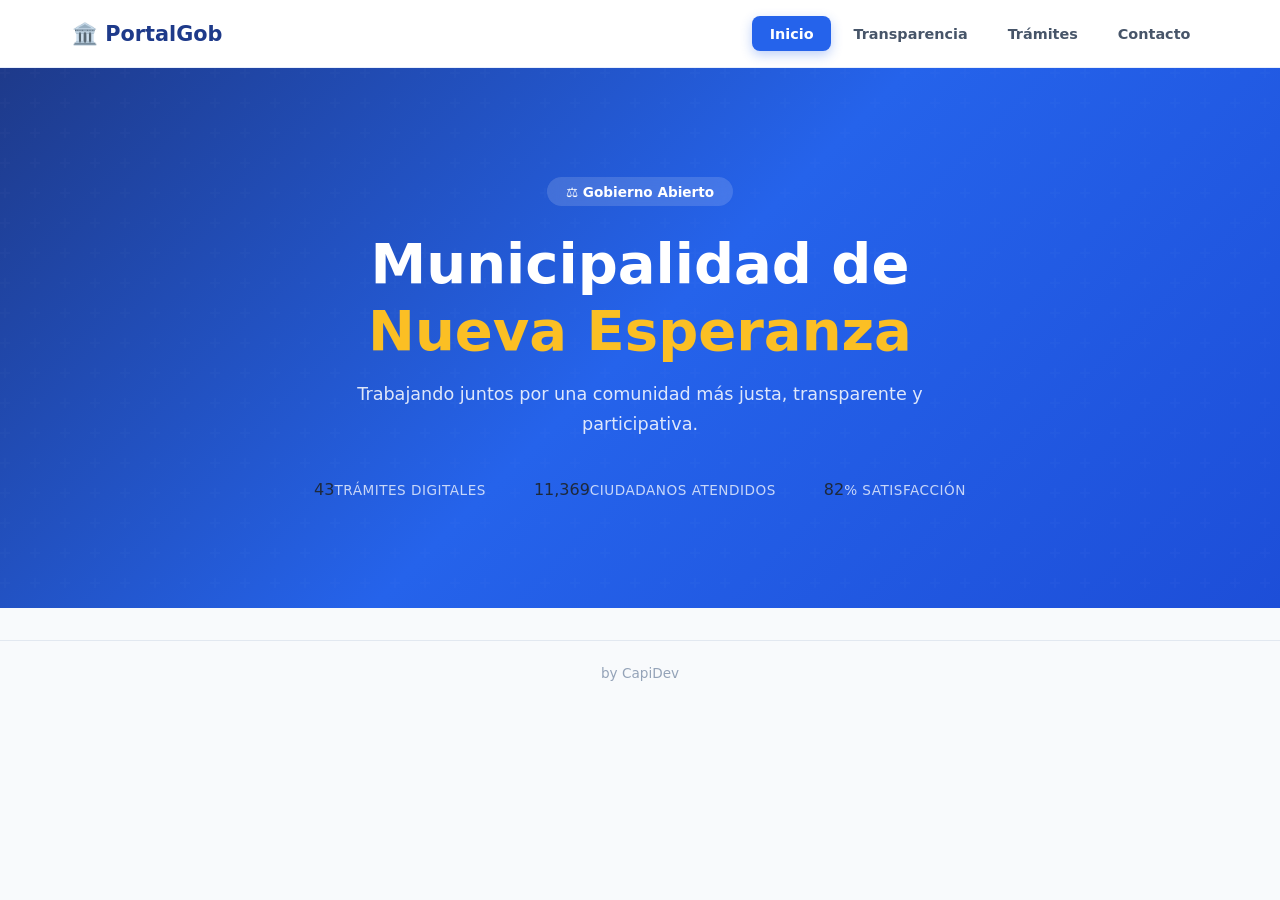
<file: portal-gov/index.html>
<!DOCTYPE html>
<html lang="es">
<head>
  <meta charset="UTF-8">
  <meta name="viewport" content="width=device-width, initial-scale=1.0">
  <title>Portal Gobierno — Transparencia</title>
  <link rel="stylesheet" href="styles.css">
</head>
<body>
  <nav class="navbar" id="navbar">
    <div class="nav-container">
      <div class="nav-brand" onclick="navigate('inicio')">🏛️ PortalGob</div>
      <div class="nav-links">
        <a class="active" data-section="inicio" onclick="navigate('inicio')">Inicio</a>
        <a data-section="transparencia" onclick="navigate('transparencia')">Transparencia</a>
        <a data-section="tramites" onclick="navigate('tramites')">Trámites</a>
        <a data-section="contacto" onclick="navigate('contacto')">Contacto</a>
      </div>
    </div>
  </nav>

  <section class="page active" id="sec-inicio">
    <div class="hero-gov">
      <div class="hero-gov-bg"></div>
      <div class="hero-gov-content">
        <span class="hero-gov-badge">⚖️ Gobierno Abierto</span>
        <h1>Municipalidad de <br><span class="highlight">Nueva Esperanza</span></h1>
        <p>Trabajando juntos por una comunidad más justa, transparente y participativa.</p>
        <div class="hero-stats">
          <div class="hero-stat"><span class="num" data-target="48">0</span><span class="label">Trámites digitales</span></div>
          <div class="hero-stat"><span class="num" data-target="12640">0</span><span class="label">Ciudadanos atendidos</span></div>
          <div class="hero-stat"><span class="num" data-target="92">0</span><span class="label">% Satisfacción</span></div>
        </div>
      </div>
    </div>
  </section>

  <section class="page" id="sec-transparencia">
    <div class="section-header">
      <h2>📊 Transparencia</h2>
      <p>Consulta los datos abiertos de la gestión municipal</p>
    </div>
    <div class="table-controls">
      <input type="text" id="searchInput" placeholder="Buscar por concepto..." oninput="filterTable()">
      <select id="categoryFilter" onchange="filterTable()">
        <option value="all">Todas las categorías</option>
        <option value="Educación">Educación</option>
        <option value="Salud">Salud</option>
        <option value="Infraestructura">Infraestructura</option>
        <option value="Cultura">Cultura</option>
        <option value="Seguridad">Seguridad</option>
      </select>
      <span class="table-info" id="tableInfo">Mostrando 1-10 de 24</span>
    </div>
    <div class="table-wrapper">
      <table>
        <thead>
          <tr>
            <th onclick="sortTable(0)"># ↕</th>
            <th onclick="sortTable(1)">Concepto ↕</th>
            <th onclick="sortTable(2)">Categoría ↕</th>
            <th onclick="sortTable(3)">Monto ↕</th>
            <th onclick="sortTable(4)">Fecha ↕</th>
            <th onclick="sortTable(5)">Estado ↕</th>
          </tr>
        </thead>
        <tbody id="tableBody"></tbody>
      </table>
    </div>
    <div class="pagination" id="pagination"></div>
  </section>

  <section class="page" id="sec-tramites">
    <div class="section-header">
      <h2>📋 Trámites</h2>
      <p>Realiza tus trámites en línea de forma rápida y segura</p>
    </div>
    <div class="tramites-grid">
      <div class="tramite-card reveal">
        <span class="tramite-icon">🪪</span>
        <h3>Licencia de Conducir</h3>
        <p>Solicita o renueva tu licencia de conducir.</p>
        <span class="tramite-tag">En línea</span>
      </div>
      <div class="tramite-card reveal">
        <span class="tramite-icon">🏠</span>
        <h3>Permiso de Construcción</h3>
        <p>Solicita permisos para obras menores y mayores.</p>
        <span class="tramite-tag">En línea</span>
      </div>
      <div class="tramite-card reveal">
        <span class="tramite-icon">📄</span>
        <h3>Certificado de Residencia</h3>
        <p>Obtén tu certificado de domicilio actualizado.</p>
        <span class="tramite-tag">En línea</span>
      </div>
      <div class="tramite-card reveal">
        <span class="tramite-icon">💧</span>
        <h3>Subsidio de Agua</h3>
        <p>Solicita el subsidio para servicios básicos.</p>
        <span class="tramite-tag">Presencial</span>
      </div>
      <div class="tramite-card reveal">
        <span class="tramite-icon">🎭</span>
        <h3>Evento Cultural</h3>
        <p>Registra tu evento en el calendario municipal.</p>
        <span class="tramite-tag">Mixto</span>
      </div>
      <div class="tramite-card reveal">
        <span class="tramite-icon">🚮</span>
        <h3>Recolección Especial</h3>
        <p>Solicita recolección de residuos voluminosos.</p>
        <span class="tramite-tag">En línea</span>
      </div>
    </div>
  </section>

  <section class="page" id="sec-contacto">
    <div class="section-header">
      <h2>✉️ Contacto</h2>
      <p>Estamos para servirte. Envíanos tus consultas o sugerencias.</p>
    </div>
    <div class="contact-container">
      <form class="contact-form" id="contactForm" onsubmit="submitContact(event)">
        <div class="form-group">
          <label>Nombre completo</label>
          <input type="text" required placeholder="Ej: María García">
        </div>
        <div class="form-group">
          <label>Correo electrónico</label>
          <input type="email" required placeholder="correo@ejemplo.com">
        </div>
        <div class="form-group">
          <label>Asunto</label>
          <select required>
            <option value="">Selecciona un asunto</option>
            <option>Consulta general</option>
            <option>Sugerencia</option>
            <option>Reclamo</option>
            <option>Solicitud de información</option>
          </select>
        </div>
        <div class="form-group">
          <label>Mensaje</label>
          <textarea rows="4" required placeholder="Escribe tu mensaje aquí..."></textarea>
        </div>
        <button type="submit" class="btn-gov">Enviar mensaje</button>
      </form>
      <div class="contact-info">
        <div class="info-card"><span>📍</span><div><strong>Dirección</strong><p>Av. Central 123, Centro</p></div></div>
        <div class="info-card"><span>📞</span><div><strong>Teléfono</strong><p>(01) 234 5678</p></div></div>
        <div class="info-card"><span>🕐</span><div><strong>Horario</strong><p>Lun-Vie 8:00 - 16:00</p></div></div>
      </div>
    </div>
  </section>

  <footer class="footer"><p>by CapiDev</p></footer>

  <div class="toast-container" id="toastContainer"></div>

  <script src="script.js"></script>
</body>
</html>
</file>
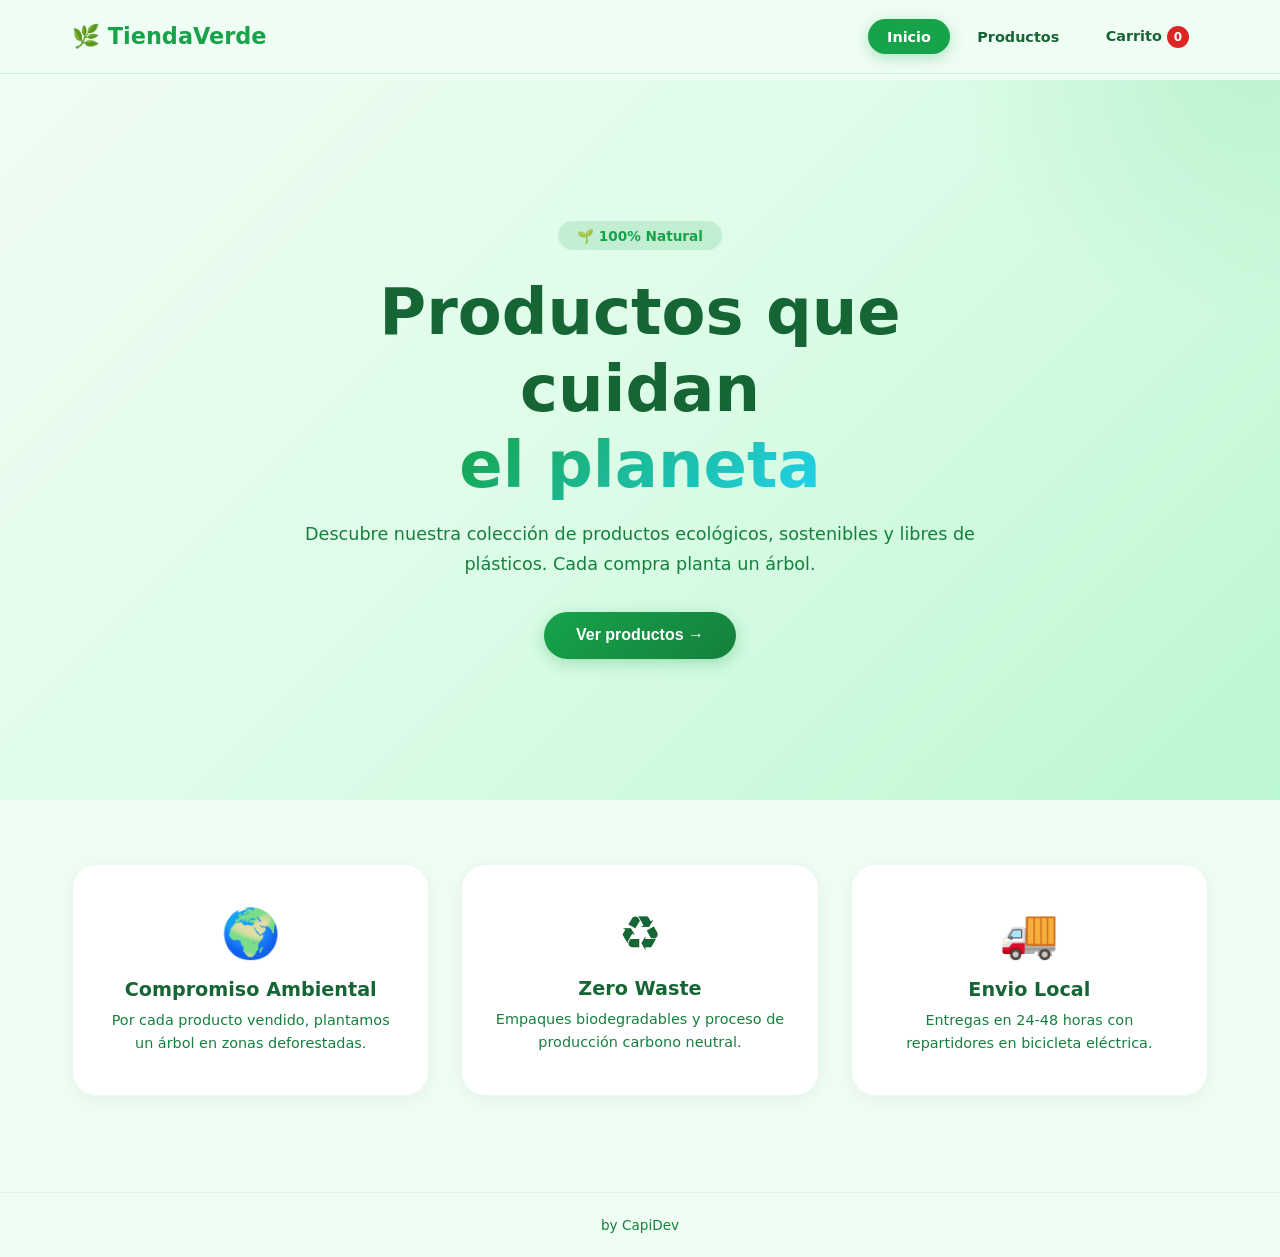
<file: tienda-verde/index.html>
<!DOCTYPE html>
<html lang="es">
<head>
  <meta charset="UTF-8">
  <meta name="viewport" content="width=device-width, initial-scale=1.0">
  <title>Tienda Verde — Eco Shop</title>
  <link rel="stylesheet" href="styles.css">
</head>
<body>
  <nav class="navbar" id="navbar">
    <div class="nav-container">
      <div class="nav-brand" onclick="navigate('inicio')">🌿 TiendaVerde</div>
      <div class="nav-links">
        <a class="active" data-view="inicio" onclick="navigate('inicio')">Inicio</a>
        <a data-view="productos" onclick="navigate('productos')">Productos</a>
        <a data-view="carrito" onclick="navigate('carrito')">
          Carrito <span class="cart-badge" id="cartBadge">0</span>
        </a>
      </div>
    </div>
  </nav>

  <div class="page" id="view-inicio">
    <section class="hero">
      <div class="hero-content">
        <span class="hero-badge">🌱 100% Natural</span>
        <h1>Productos que cuidan <br><span class="gradient-text">el planeta</span></h1>
        <p>Descubre nuestra colección de productos ecológicos, sostenibles y libres de plásticos. Cada compra planta un árbol.</p>
        <button class="btn-primary" onclick="navigate('productos')">Ver productos →</button>
      </div>
    </section>
    <section class="features">
      <div class="feature-card reveal">
        <span class="feature-icon">🌍</span>
        <h3>Compromiso Ambiental</h3>
        <p>Por cada producto vendido, plantamos un árbol en zonas deforestadas.</p>
      </div>
      <div class="feature-card reveal">
        <span class="feature-icon">♻️</span>
        <h3>Zero Waste</h3>
        <p>Empaques biodegradables y proceso de producción carbono neutral.</p>
      </div>
      <div class="feature-card reveal">
        <span class="feature-icon">🚚</span>
        <h3>Envio Local</h3>
        <p>Entregas en 24-48 horas con repartidores en bicicleta eléctrica.</p>
      </div>
    </section>
  </div>

  <div class="page hidden" id="view-productos">
    <section class="catalog">
      <h2>Nuestros Productos</h2>
      <p class="catalog-sub">Selecciona tus favoritos y arma tu carrito ecológico</p>
      <div class="products-grid" id="productsGrid"></div>
    </section>
  </div>

  <div class="page hidden" id="view-carrito">
    <section class="cart-view">
      <h2>Tu Carrito</h2>
      <div id="cartContent">
        <div class="cart-empty">
          <span class="cart-empty-icon">🛒</span>
          <p>Tu carrito está vacío</p>
          <button class="btn-primary" onclick="navigate('productos')">Ver productos</button>
        </div>
      </div>
    </section>
  </div>

  <div class="modal-overlay" id="modalConfirm">
    <div class="modal">
      <div class="modal-icon">✅</div>
      <h3>¡Pedido realizado!</h3>
      <p>Esta es una demo visual. En un sistema real recibirías un correo de confirmación.</p>
      <div class="modal-details">
        <span>Total: <strong id="modalTotal">$0</strong></span>
        <span>Productos: <strong id="modalCount">0</strong></span>
      </div>
      <button class="btn-primary" onclick="closeModal()">Seguir comprando</button>
    </div>
  </div>

  <footer class="footer"><p>by CapiDev</p></footer>

  <div class="toast-container" id="toastContainer"></div>

  <script src="script.js"></script>
</body>
</html>
</file>
<file: portal-gov/styles.css>
*{margin:0;padding:0;box-sizing:border-box}
@keyframes fadeUp{from{opacity:0;transform:translateY(30px)}to{opacity:1;transform:translateY(0)}}
@keyframes fadeIn{from{opacity:0}to{opacity:1}}
@keyframes slideDown{from{opacity:0;transform:translateY(-20px)}to{opacity:1;transform:translateY(0)}}
@keyframes countUp{from{opacity:0;transform:translateY(10px)}to{opacity:1;transform:translateY(0)}}
@keyframes toastIn{from{transform:translateX(120%);opacity:0}to{transform:translateX(0);opacity:1}}
@keyframes toastOut{from{transform:translateX(0);opacity:1}to{transform:translateX(120%);opacity:0}}
@keyframes glow{0%,100%{box-shadow:0 0 5px rgba(37,99,235,.2)}50%{box-shadow:0 0 20px rgba(37,99,235,.4)}}

body{font-family:'Segoe UI',system-ui,-apple-system,sans-serif;background:#f8fafc;color:#1e293b;min-height:100vh}
.navbar{position:sticky;top:0;z-index:100;background:rgba(255,255,255,.9);backdrop-filter:blur(16px);-webkit-backdrop-filter:blur(16px);border-bottom:1px solid rgba(37,99,235,.1)}
.nav-container{max-width:1200px;margin:0 auto;padding:1rem 2rem;display:flex;justify-content:space-between;align-items:center}
.nav-brand{font-size:1.3rem;font-weight:800;color:#1e3a8a;cursor:pointer;transition:transform .3s}
.nav-brand:hover{transform:scale(1.03)}
.nav-links{display:flex;gap:.3rem}
.nav-links a{padding:.6rem 1.1rem;border-radius:.5rem;text-decoration:none;font-size:.9rem;font-weight:600;color:#475569;cursor:pointer;transition:all .3s}
.nav-links a:hover{background:rgba(37,99,235,.08);color:#1e3a8a}
.nav-links a.active{background:#2563eb;color:#fff;box-shadow:0 4px 12px rgba(37,99,235,.3)}

.page{display:none;animation:fadeIn .4s ease-out}
.page.active{display:block}

.hero-gov{position:relative;min-height:60vh;display:flex;align-items:center;justify-content:center;overflow:hidden;padding:4rem 2rem}
.hero-gov-bg{position:absolute;inset:0;background:linear-gradient(135deg,#1e3a8a 0%,#2563eb 50%,#1d4ed8 100%);z-index:0}
.hero-gov-bg::before{content:'';position:absolute;inset:0;background:url("data:image/svg+xml,%3Csvg width='60' height='60' viewBox='0 0 60 60' xmlns='http://www.w3.org/2000/svg'%3E%3Cg fill='none' fill-rule='evenodd'%3E%3Cg fill='%23ffffff' fill-opacity='0.03'%3E%3Cpath d='M36 34v-4h-2v4h-4v2h4v4h2v-4h4v-2h-4zm0-30V0h-2v4h-4v2h4v4h2V6h4V4h-4zM6 34v-4H4v4H0v2h4v4h2v-4h4v-2H6zM6 4V0H4v4H0v2h4v4h2V6h4V4H6z'/%3E%3C/g%3E%3C/g%3E%3C/svg%3E");opacity:.5}
.hero-gov-content{position:relative;z-index:1;text-align:center;max-width:800px;animation:fadeUp .8s ease-out}
.hero-gov-badge{display:inline-block;padding:.4rem 1.2rem;border-radius:100px;background:rgba(255,255,255,.15);color:#fff;font-size:.85rem;font-weight:600;margin-bottom:1.5rem;backdrop-filter:blur(8px)}
.hero-gov h1{font-size:clamp(2rem,5vw,3.5rem);font-weight:800;color:#fff;line-height:1.2;margin-bottom:1rem}
.hero-gov .highlight{color:#fbbf24}
.hero-gov p{font-size:1.1rem;color:rgba(255,255,255,.85);line-height:1.7;margin-bottom:2.5rem;max-width:600px;margin-left:auto;margin-right:auto}
.hero-stats{display:flex;justify-content:center;gap:3rem;flex-wrap:wrap}
.hero-stat text-align:center}
.hero-stat .num{display:block;font-size:2.5rem;font-weight:800;color:#fbbf24;margin-bottom:.3rem}
.hero-stat .label{font-size:.85rem;color:rgba(255,255,255,.75);text-transform:uppercase;letter-spacing:.5px}

.section-header{padding:3rem 2rem 1.5rem;max-width:1200px;margin:0 auto;text-align:center}
.section-header h2{font-size:2rem;font-weight:800;color:#1e3a8a;margin-bottom:.5rem}
.section-header p{color:#64748b;font-size:1rem}

.table-controls{max-width:1200px;margin:0 auto;padding:0 2rem 1rem;display:flex;gap:1rem;flex-wrap:wrap;align-items:center}
.table-controls input,.table-controls select{padding:.7rem 1rem;border-radius:.6rem;border:1px solid #cbd5e1;font-size:.9rem;background:#fff;transition:all .3s;outline:none}
.table-controls input:focus,.table-controls select:focus{border-color:#2563eb;box-shadow:0 0 0 3px rgba(37,99,235,.1)}
.table-controls input{flex:1;min-width:200px}
.table-info{font-size:.85rem;color:#64748b;margin-left:auto}

.table-wrapper{max-width:1200px;margin:0 auto;padding:0 2rem;overflow-x:auto}
.table-wrapper table{width:100%;border-collapse:separate;border-spacing:0;background:#fff;border-radius:1rem;overflow:hidden;box-shadow:0 4px 20px rgba(0,0,0,.05);border:1px solid #e2e8f0}
.table-wrapper th{padding:1rem 1.2rem;text-align:left;font-size:.8rem;font-weight:700;text-transform:uppercase;letter-spacing:.5px;color:#475569;background:#f8fafc;border-bottom:2px solid #e2e8f0;cursor:pointer;user-select:none;transition:background .2s;white-space:nowrap}
.table-wrapper th:hover{background:#e2e8f0}
.table-wrapper td{padding:.9rem 1.2rem;font-size:.9rem;border-bottom:1px solid #f1f5f9;transition:all .3s}
.table-wrapper tr:hover td{background:#f0f4ff;box-shadow:inset 0 0 0 1px rgba(37,99,235,.1)}
.table-wrapper tr:last-child td{border-bottom:none}
.status-badge{display:inline-flex;padding:.2rem .8rem;border-radius:100px;font-size:.78rem;font-weight:600}
.status-badge.completado{background:#dcfce7;color:#16a34a}
.status-badge.pendiente{background:#fef9c3;color:#ca8a04}
.status-badge.proceso{background:#dbeafe;color:#2563eb}
.status-badge.revisión{background:#f3e8ff;color:#9333ea}

.pagination{max-width:1200px;margin:0 auto;padding:1.5rem 2rem 3rem;display:flex;justify-content:center;gap:.4rem;flex-wrap:wrap}
.pagination button{padding:.5rem 1rem;border-radius:.5rem;border:1px solid #e2e8f0;background:#fff;color:#475569;font-size:.85rem;cursor:pointer;transition:all .2s}
.pagination button:hover{background:#f1f5f9;border-color:#94a3b8}
.pagination button.active{background:#2563eb;color:#fff;border-color:#2563eb}
.pagination button:disabled{opacity:.4;cursor:default}

.tramites-grid{max-width:1200px;margin:0 auto;padding:0 2rem 4rem;display:grid;grid-template-columns:repeat(auto-fill,minmax(280px,1fr));gap:1.5rem}
.tramite-card{background:#fff;border-radius:1.2rem;padding:2rem;border:1px solid #e2e8f0;transition:all .4s cubic-bezier(.4,0,.2,1);cursor:default}
.tramite-card:hover{transform:translateY(-4px);box-shadow:0 12px 40px rgba(37,99,235,.1);border-color:#93c5fd}
.tramite-card.reveal{opacity:0;transform:translateY(30px)}
.tramite-card.reveal.visible{animation:fadeUp .5s ease-out forwards}
.tramite-icon{font-size:2.5rem;display:block;margin-bottom:1rem}
.tramite-card h3{font-size:1.1rem;margin-bottom:.5rem;color:#1e3a8a}
.tramite-card p{color:#64748b;font-size:.9rem;line-height:1.5;margin-bottom:1rem}
.tramite-tag{display:inline-block;padding:.2rem .8rem;border-radius:100px;font-size:.78rem;font-weight:600;background:#dbeafe;color:#2563eb}

.contact-container{max-width:1200px;margin:0 auto;padding:0 2rem 4rem;display:grid;grid-template-columns:1fr 320px;gap:2rem}
.contact-form{background:#fff;border-radius:1.2rem;padding:2.5rem;box-shadow:0 4px 20px rgba(0,0,0,.05);border:1px solid #e2e8f0}
.form-group{margin-bottom:1.2rem}
.form-group label{display:block;font-size:.85rem;font-weight:700;color:#1e3a8a;margin-bottom:.4rem}
.form-group input,.form-group select,.form-group textarea{width:100%;padding:.8rem 1rem;border-radius:.6rem;border:1px solid #cbd5e1;font-size:.9rem;transition:all .3s;outline:none;font-family:inherit}
.form-group input:focus,.form-group select:focus,.form-group textarea:focus{border-color:#2563eb;box-shadow:0 0 0 3px rgba(37,99,235,.1)}
.btn-gov{padding:.9rem 2.5rem;border-radius:.6rem;border:none;background:linear-gradient(135deg,#2563eb,#1d4ed8);color:#fff;font-weight:700;font-size:1rem;cursor:pointer;transition:all .3s;box-shadow:0 4px 15px rgba(37,99,235,.3);width:100%}
.btn-gov:hover{transform:translateY(-2px);box-shadow:0 8px 25px rgba(37,99,235,.4)}
.contact-info{display:flex;flex-direction:column;gap:1rem}
.info-card{display:flex;gap:1rem;padding:1.2rem;background:#fff;border-radius:1rem;border:1px solid #e2e8f0;transition:all .3s}
.info-card:hover{border-color:#93c5fd;transform:translateX(4px)}
.info-card span{font-size:1.5rem}
.info-card strong{display:block;font-size:.9rem;color:#1e3a8a;margin-bottom:.2rem}
.info-card p{color:#64748b;font-size:.85rem}

.toast-container{position:fixed;bottom:2rem;right:2rem;z-index:2000;display:flex;flex-direction:column;gap:.5rem}
.toast{padding:1rem 1.5rem;border-radius:.8rem;background:#1e3a8a;color:#fff;font-weight:600;font-size:.9rem;box-shadow:0 8px 30px rgba(0,0,0,.15);animation:toastIn .4s cubic-bezier(.4,0,.2,1);display:flex;align-items:center;gap:.5rem;max-width:350px}
.toast.out{animation:toastOut .4s cubic-bezier(.4,0,.2,1) forwards}

.footer{text-align:center;padding:1.5rem;color:#94a3b8;font-size:.85rem;border-top:1px solid #e2e8f0;margin-top:2rem}

@media(max-width:768px){
  .hero-stats{gap:1.5rem}
  .hero-stat .num{font-size:2rem}
  .table-controls{flex-direction:column}
  .table-info{margin-left:0}
  .contact-container{grid-template-columns:1fr}
  .nav-links a{padding:.4rem .7rem;font-size:.8rem}
}
</file>
<file: tienda-verde/styles.css>
*{margin:0;padding:0;box-sizing:border-box}
@keyframes fadeUp{from{opacity:0;transform:translateY(30px)}to{opacity:1;transform:translateY(0)}}
@keyframes slideIn{from{transform:translateX(100%)}to{transform:translateX(0)}}
@keyframes confettiFall{0%{transform:translateY(-100vh) rotate(0deg);opacity:1}100%{transform:translateY(100vh) rotate(720deg);opacity:0}}
@keyframes pulse{0%,100%{transform:scale(1)}50%{transform:scale(1.05)}}
@keyframes bounceIn{0%{transform:scale(0.3);opacity:0}50%{transform:scale(1.05)}70%{transform:scale(0.9)}100%{transform:scale(1);opacity:1}}
@keyframes toastIn{from{transform:translateX(120%);opacity:0}to{transform:translateX(0);opacity:1}}
@keyframes toastOut{from{transform:translateX(0);opacity:1}to{transform:translateX(120%);opacity:0}}
@keyframes shimmer{0%{background-position:-200px 0}100%{background-position:calc(200px + 100%) 0}}

body{font-family:system-ui,-apple-system,sans-serif;background:#f0fdf4;color:#166534;min-height:100vh}
.navbar{position:fixed;top:0;width:100%;z-index:100;background:rgba(240,253,244,.85);backdrop-filter:blur(16px);-webkit-backdrop-filter:blur(16px);border-bottom:1px solid rgba(34,197,94,.2);transition:transform .3s}
.nav-container{max-width:1200px;margin:0 auto;padding:1rem 2rem;display:flex;justify-content:space-between;align-items:center}
.nav-brand{font-size:1.4rem;font-weight:800;color:#16a34a;cursor:pointer;transition:transform .3s}
.nav-brand:hover{transform:scale(1.05)}
.nav-links{display:flex;gap:.5rem;align-items:center}
.nav-links a{padding:.6rem 1.2rem;border-radius:100px;text-decoration:none;font-size:.9rem;font-weight:600;color:#166534;cursor:pointer;transition:all .3s}
.nav-links a:hover{background:rgba(34,197,94,.15)}
.nav-links a.active{background:#16a34a;color:#fff;box-shadow:0 4px 15px rgba(22,163,74,.3)}
.cart-badge{display:inline-flex;align-items:center;justify-content:center;min-width:22px;height:22px;padding:0 6px;border-radius:100px;background:#dc2626;color:#fff;font-size:.75rem;font-weight:700;transition:all .3s}

.page{min-height:100vh;padding-top:80px}
.page.hidden{display:none}

.hero{min-height:80vh;display:flex;align-items:center;justify-content:center;padding:2rem;background:linear-gradient(135deg,#f0fdf4 0%,#dcfce7 50%,#bbf7d0 100%);position:relative;overflow:hidden}
.hero::before{content:'';position:absolute;top:-50%;right:-20%;width:600px;height:600px;background:radial-gradient(circle,rgba(34,197,94,.15),transparent 70%);border-radius:50%;pointer-events:none}
.hero-content{text-align:center;position:relative;z-index:1;max-width:700px}
.hero-badge{display:inline-block;padding:.4rem 1.2rem;border-radius:100px;background:rgba(22,163,74,.15);color:#16a34a;font-size:.85rem;font-weight:600;margin-bottom:1.5rem;animation:fadeUp .6s ease-out}
.hero h1{font-size:clamp(2.2rem,5vw,4rem);font-weight:800;line-height:1.2;margin-bottom:1rem;animation:fadeUp .6s .1s ease-out both}
.gradient-text{background:linear-gradient(135deg,#16a34a,#22d3ee);-webkit-background-clip:text;-webkit-text-fill-color:transparent;background-clip:text}
.hero p{font-size:1.1rem;color:#15803d;line-height:1.7;margin-bottom:2rem;animation:fadeUp .6s .2s ease-out both}
.btn-primary{display:inline-flex;align-items:center;gap:.5rem;padding:.9rem 2rem;border-radius:100px;border:none;background:linear-gradient(135deg,#16a34a,#15803d);color:#fff;font-weight:700;font-size:1rem;cursor:pointer;transition:all .3s;box-shadow:0 4px 15px rgba(22,163,74,.3)}
.btn-primary:hover{transform:translateY(-2px);box-shadow:0 8px 25px rgba(22,163,74,.4)}
.btn-primary:active{transform:translateY(0)}

.features{display:grid;grid-template-columns:repeat(auto-fit,minmax(280px,1fr));gap:2rem;padding:4rem 2rem;max-width:1200px;margin:0 auto}
.feature-card{background:#fff;border-radius:1.5rem;padding:2.5rem 2rem;text-align:center;box-shadow:0 4px 20px rgba(0,0,0,.05);border:1px solid rgba(34,197,94,.1);transition:all .4s cubic-bezier(.4,0,.2,1)}
.feature-card:hover{transform:translateY(-6px);box-shadow:0 12px 40px rgba(34,197,94,.15);border-color:rgba(34,197,94,.2)}
.feature-card.reveal{opacity:0;transform:translateY(30px)}
.feature-card.reveal.visible{animation:fadeUp .6s ease-out forwards}
.feature-icon{font-size:3rem;display:block;margin-bottom:1rem}
.feature-card h3{font-size:1.2rem;margin-bottom:.5rem;color:#166534}
.feature-card p{color:#15803d;line-height:1.6;font-size:.9rem}

.catalog{padding:4rem 2rem;max-width:1200px;margin:0 auto}
.catalog h2{text-align:center;font-size:2rem;font-weight:800;margin-bottom:.5rem}
.catalog-sub{text-align:center;color:#15803d;margin-bottom:3rem}
.products-grid{display:grid;grid-template-columns:repeat(auto-fill,minmax(260px,1fr));gap:1.5rem}
.product-card{background:#fff;border-radius:1.2rem;overflow:hidden;box-shadow:0 4px 20px rgba(0,0,0,.05);border:1px solid rgba(34,197,94,.1);transition:all .4s cubic-bezier(.4,0,.2,1);animation:fadeUp .5s ease-out both}
.product-card:hover{transform:translateY(-6px);box-shadow:0 12px 40px rgba(34,197,94,.15);border-color:#22c55e}
.product-card img{width:100%;height:200px;object-fit:cover;transition:transform .6s}
.product-card:hover img{transform:scale(1.05)}
.product-body{padding:1.2rem}
.product-body h3{font-size:1.05rem;margin-bottom:.3rem}
.product-body .price{font-size:1.3rem;font-weight:800;color:#16a34a;margin-bottom:.3rem}
.product-body .desc{color:#15803d;font-size:.85rem;line-height:1.5;margin-bottom:.8rem}
.product-actions{display:flex;gap:.5rem}
.btn-add{flex:1;padding:.6rem;border-radius:100px;border:2px solid #16a34a;background:transparent;color:#16a34a;font-weight:700;font-size:.85rem;cursor:pointer;transition:all .3s}
.btn-add:hover{background:#16a34a;color:#fff}
.btn-add:active{transform:scale(.95)}
.badge-eco{display:inline-block;padding:.15rem .6rem;border-radius:100px;background:rgba(34,197,94,.15);color:#16a34a;font-size:.7rem;font-weight:700;margin-bottom:.5rem}

.cart-view{padding:4rem 2rem;max-width:900px;margin:0 auto}
.cart-view h2{font-size:2rem;font-weight:800;margin-bottom:2rem}
.cart-empty{text-align:center;padding:4rem 2rem}
.cart-empty-icon{font-size:4rem;display:block;margin-bottom:1rem}
.cart-empty p{color:#15803d;margin-bottom:1.5rem}
.cart-list{display:flex;flex-direction:column;gap:1rem}
.cart-item{display:flex;align-items:center;gap:1rem;padding:1rem 1.5rem;background:#fff;border-radius:1rem;box-shadow:0 2px 10px rgba(0,0,0,.05);border:1px solid rgba(34,197,94,.1);animation:slideIn .3s ease-out}
.cart-item img{width:60px;height:60px;object-fit:cover;border-radius:.6rem}
.cart-item-info{flex:1}
.cart-item-info h4{font-size:.95rem}
.cart-item-info p{color:#15803d;font-weight:700}
.cart-item-qty{display:flex;align-items:center;gap:.5rem}
.qty-btn{width:32px;height:32px;border-radius:50%;border:2px solid #16a34a;background:transparent;color:#16a34a;font-size:1.1rem;font-weight:700;cursor:pointer;display:flex;align-items:center;justify-content:center;transition:all .2s}
.qty-btn:hover{background:#16a34a;color:#fff}
.cart-item-subtotal{font-weight:700;color:#166534;min-width:70px;text-align:right}
.cart-total-bar{display:flex;justify-content:space-between;align-items:center;padding:1.5rem;background:#fff;border-radius:1rem;margin-top:1.5rem;box-shadow:0 2px 10px rgba(0,0,0,.05);border:1px solid rgba(34,197,94,.1)}
.cart-total-bar .total-label{font-size:1.2rem;font-weight:700}
.cart-total-bar .total-value{font-size:2rem;font-weight:800;color:#16a34a}
.btn-remove{width:32px;height:32px;border-radius:50%;border:none;background:#fef2f2;color:#dc2626;font-size:1rem;cursor:pointer;transition:all .2s;display:flex;align-items:center;justify-content:center}
.btn-remove:hover{background:#dc2626;color:#fff}

.modal-overlay{position:fixed;inset:0;background:rgba(0,0,0,.5);backdrop-filter:blur(8px);-webkit-backdrop-filter:blur(8px);display:none;justify-content:center;align-items:center;z-index:1000;animation:fadeUp .3s ease-out}
.modal-overlay.active{display:flex}
.modal{background:#fff;border-radius:2rem;padding:3rem 2.5rem;text-align:center;max-width:420px;width:90%;box-shadow:0 25px 80px rgba(0,0,0,.2);animation:bounceIn .5s cubic-bezier(.4,0,.2,1);position:relative;overflow:hidden}
.modal-icon{font-size:4rem;margin-bottom:1rem;animation:pulse 1s ease-in-out infinite}
.modal h3{font-size:1.5rem;margin-bottom:.5rem;color:#166534}
.modal p{color:#15803d;font-size:.9rem;line-height:1.6;margin-bottom:1rem}
.modal-details{display:flex;justify-content:center;gap:2rem;margin-bottom:1.5rem;padding:.8rem;background:#f0fdf4;border-radius:1rem}
.modal-details span{font-size:.9rem;color:#166534}

.confetti-piece{position:fixed;width:10px;height:10px;top:-10px;z-index:1001;pointer-events:none;animation:confettiFall linear forwards}
.confetti-piece:nth-child(odd){width:8px;height:8px;border-radius:50%}

.toast-container{position:fixed;bottom:2rem;right:2rem;z-index:2000;display:flex;flex-direction:column;gap:.5rem}
.toast{padding:1rem 1.5rem;border-radius:1rem;background:#166534;color:#fff;font-weight:600;font-size:.9rem;box-shadow:0 8px 30px rgba(0,0,0,.15);animation:toastIn .4s cubic-bezier(.4,0,.2,1);display:flex;align-items:center;gap:.5rem;max-width:350px;backdrop-filter:blur(8px)}
.toast.out{animation:toastOut .4s cubic-bezier(.4,0,.2,1) forwards}

.footer{text-align:center;padding:1.5rem;color:#15803d;font-size:.85rem;border-top:1px solid rgba(34,197,94,.1);margin-top:2rem}

@media(max-width:640px){
  .nav-container{padding:.8rem 1rem}
  .nav-links a{padding:.4rem .8rem;font-size:.8rem}
  .hero h1{font-size:2rem}
  .features{padding:2rem 1rem}
  .catalog{padding:2rem 1rem}
  .products-grid{grid-template-columns:1fr}
  .cart-item{flex-wrap:wrap}
  .toast-container{left:1rem;right:1rem;bottom:1rem}
}
</file>
